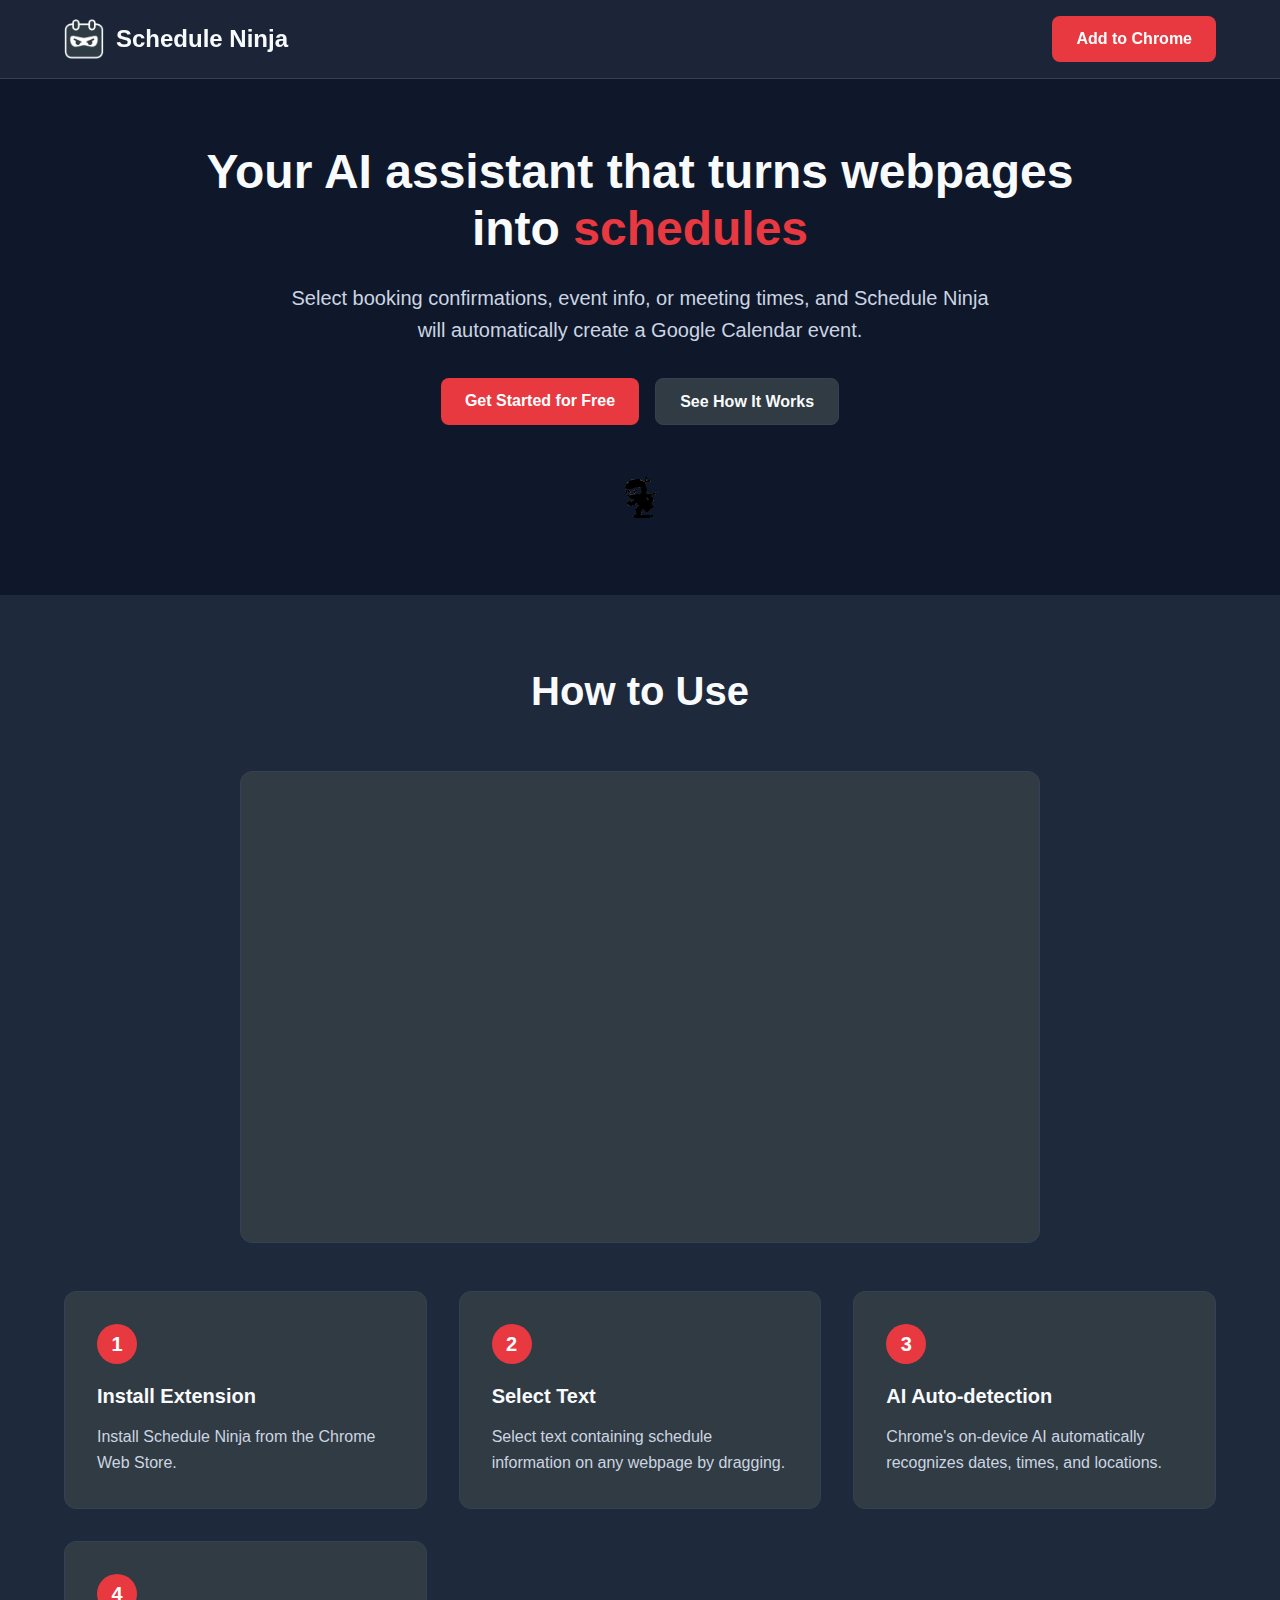
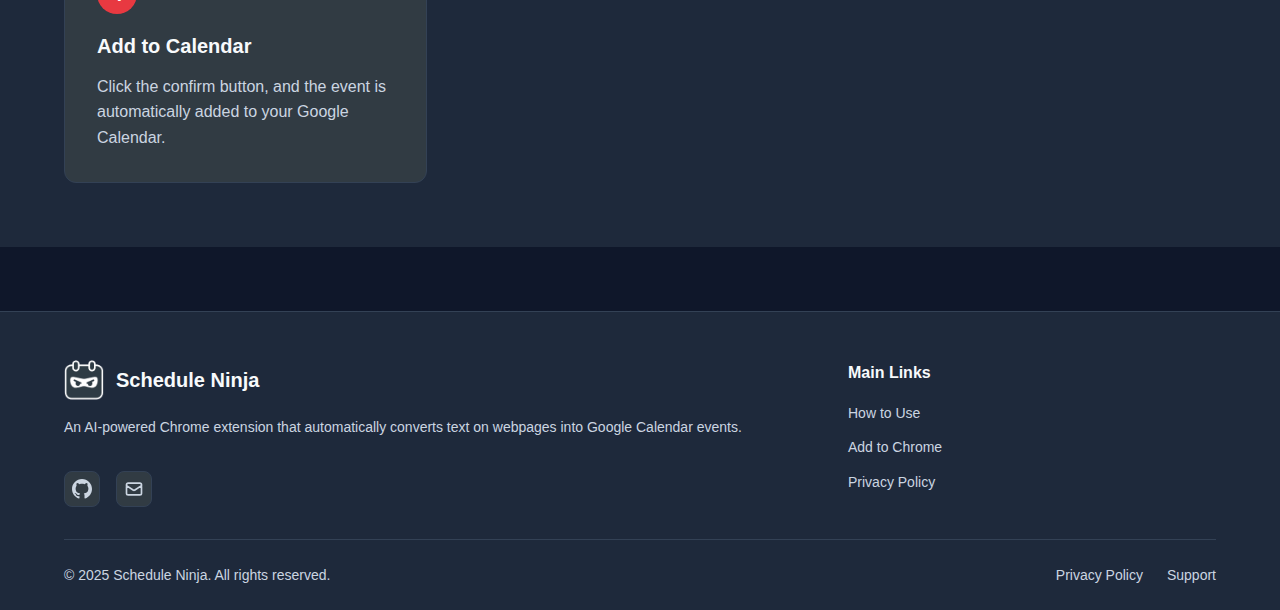
<file: docs/index.html>
<!DOCTYPE html>
<html lang="en">
<head>
    <meta charset="UTF-8">
    <meta name="viewport" content="width=device-width, initial-scale=1.0">
    <meta name="description" content="Schedule Ninja - An AI-powered Chrome extension that automatically converts text on webpages into Google Calendar events.">
    <title>Schedule Ninja - AI Schedule Management Chrome Extension</title>
    <link rel="icon" type="image/png" href="../icons/icon48.png">
    <style>
        * {
            margin: 0;
            padding: 0;
            box-sizing: border-box;
        }

        :root {
            --bg-primary: #0f172a;
            --bg-secondary: #1e293b;
            --bg-card: #313B43;
            --text-primary: #f8fafc;
            --text-secondary: #cbd5e1;
            --accent: #E83941;
            --accent-hover: #c72e35;
            --border: #334155;
        }

        body {
            font-family: -apple-system, BlinkMacSystemFont, 'Segoe UI', Roboto, 'Helvetica Neue', Arial, sans-serif;
            background-color: var(--bg-primary);
            color: var(--text-primary);
            line-height: 1.6;
        }

        .container {
            max-width: 1200px;
            margin: 0 auto;
            padding: 0 1.5rem;
        }

        /* Header */
        header {
            background-color: var(--bg-secondary);
            border-bottom: 1px solid var(--border);
            padding: 1rem 0;
            position: sticky;
            top: 0;
            z-index: 100;
            backdrop-filter: blur(10px);
            background-color: rgba(30, 41, 59, 0.8);
        }

        .header-content {
            display: flex;
            align-items: center;
            justify-content: space-between;
        }

        .logo {
            display: flex;
            align-items: center;
            gap: 0.75rem;
            text-decoration: none;
            color: var(--text-primary);
            transition: transform 0.2s ease, opacity 0.2s ease;
        }

        .logo:hover {
            transform: translateY(-2px);
            opacity: 0.9;
        }

        .logo img {
            width: 40px;
            height: 40px;
            transition: transform 0.3s ease;
        }

        .logo:hover img {
            transform: rotate(5deg) scale(1.05);
        }

        .logo-text {
            font-size: 1.5rem;
            font-weight: 700;
        }

        .cta-button {
            background-color: var(--accent);
            color: white;
            padding: 0.625rem 1.5rem;
            border-radius: 0.5rem;
            text-decoration: none;
            font-weight: 600;
            transition: all 0.2s ease;
            display: inline-block;
        }

        .cta-button:hover {
            background-color: var(--accent-hover);
            transform: translateY(-2px);
            box-shadow: 0 4px 12px rgba(232, 57, 65, 0.4);
        }

        .cta-button:active {
            transform: translateY(0);
        }

        /* Hero Section */
        .hero {
            padding: 4rem 0;
            text-align: center;
        }

        .hero h1 {
            font-size: 3rem;
            font-weight: 800;
            margin-bottom: 1.5rem;
            line-height: 1.2;
        }

        .hero .accent-text {
            color: var(--accent);
            display: inline-block;
            transition: transform 0.3s ease;
        }

        .hero h1:hover .accent-text {
            transform: scale(1.05);
        }

        .hero p {
            font-size: 1.25rem;
            color: var(--text-secondary);
            margin-bottom: 2rem;
            max-width: 700px;
            margin-left: auto;
            margin-right: auto;
        }

        .hero-buttons {
            display: flex;
            gap: 1rem;
            justify-content: center;
            flex-wrap: wrap;
        }

        .button-secondary {
            background-color: var(--bg-card);
            color: var(--text-primary);
            padding: 0.625rem 1.5rem;
            border-radius: 0.5rem;
            text-decoration: none;
            font-weight: 600;
            transition: all 0.2s ease;
            display: inline-block;
            border: 1px solid var(--border);
        }

        .button-secondary:hover {
            background-color: var(--bg-secondary);
            border-color: var(--accent);
            transform: translateY(-2px);
            box-shadow: 0 4px 12px rgba(0, 0, 0, 0.3);
        }

        .button-secondary:active {
            transform: translateY(0);
        }

        .hero-icon {
            max-width: 120px;
            margin-top: 3rem;
        }

        /* How to Use Section */
        .how-to-use {
            padding: 4rem 0;
            background-color: var(--bg-secondary);
        }

        .section-title {
            font-size: 2.5rem;
            font-weight: 700;
            text-align: center;
            margin-bottom: 3rem;
        }

        .steps {
            display: grid;
            grid-template-columns: repeat(auto-fit, minmax(280px, 1fr));
            gap: 2rem;
        }

        .step-card {
            background-color: var(--bg-card);
            padding: 2rem;
            border-radius: 0.75rem;
            border: 1px solid var(--border);
            transition: all 0.3s ease;
        }

        .step-card:hover {
            transform: translateY(-8px);
            box-shadow: 0 12px 24px rgba(0, 0, 0, 0.4);
            border-color: var(--accent);
        }

        .step-card:hover .step-number {
            transform: scale(1.1) rotate(5deg);
        }

        .step-number {
            background-color: var(--accent);
            color: white;
            width: 2.5rem;
            height: 2.5rem;
            border-radius: 50%;
            display: flex;
            align-items: center;
            justify-content: center;
            font-weight: 700;
            font-size: 1.25rem;
            margin-bottom: 1rem;
            transition: transform 0.3s ease;
        }

        .step-card h3 {
            font-size: 1.25rem;
            margin-bottom: 0.75rem;
        }

        .step-card p {
            color: var(--text-secondary);
        }

        .video-container {
            max-width: 800px;
            margin: 0 auto 3rem auto;
            background-color: var(--bg-card);
            border-radius: 0.75rem;
            padding: 1rem;
            border: 1px solid var(--border);
            transition: all 0.3s ease;
        }

        .video-container:hover {
            transform: translateY(-5px);
            box-shadow: 0 10px 30px rgba(0, 0, 0, 0.4);
            border-color: var(--accent);
        }

        .video-placeholder {
            aspect-ratio: 16 / 9;
            background-color: var(--bg-secondary);
            border-radius: 0.5rem;
            display: flex;
            align-items: center;
            justify-content: center;
            color: var(--text-secondary);
            cursor: pointer;
            transition: all 0.3s ease;
        }

        .video-placeholder:hover {
            background-color: var(--bg-primary);
            color: var(--text-primary);
        }

        /* Footer */
        footer {
            background-color: var(--bg-secondary);
            border-top: 1px solid var(--border);
            padding: 3rem 0 1.5rem;
            margin-top: 4rem;
        }

        .footer-content {
            display: grid;
            grid-template-columns: 2fr 1fr;
            gap: 3rem;
            margin-bottom: 2rem;
        }

        .footer-section h4 {
            font-size: 1rem;
            font-weight: 600;
            margin-bottom: 1rem;
            color: var(--text-primary);
        }

        .footer-brand {
            display: flex;
            flex-direction: column;
            gap: 1rem;
        }

        .footer-logo {
            display: flex;
            align-items: center;
            gap: 0.75rem;
            transition: transform 0.2s ease;
        }

        .footer-logo:hover {
            transform: translateX(5px);
        }

        .footer-logo img {
            width: 40px;
            height: 40px;
            transition: transform 0.3s ease;
        }

        .footer-logo:hover img {
            transform: rotate(10deg);
        }

        .footer-logo span {
            font-size: 1.25rem;
            font-weight: 700;
        }

        .footer-description {
            color: var(--text-secondary);
            font-size: 0.875rem;
            line-height: 1.6;
        }

        .footer-links-list {
            display: flex;
            flex-direction: column;
            gap: 0.75rem;
        }

        .footer-links-list a {
            color: var(--text-secondary);
            text-decoration: none;
            transition: all 0.2s ease;
            position: relative;
            display: inline-block;
            font-size: 0.875rem;
        }

        .footer-links-list a:hover {
            color: var(--accent);
            transform: translateX(5px);
        }

        .social-links {
            display: flex;
            gap: 1rem;
            margin-top: 1rem;
        }

        .social-icon {
            width: 36px;
            height: 36px;
            border-radius: 0.5rem;
            background-color: var(--bg-card);
            border: 1px solid var(--border);
            display: flex;
            align-items: center;
            justify-content: center;
            color: var(--text-secondary);
            text-decoration: none;
            transition: all 0.3s ease;
        }

        .social-icon:hover {
            background-color: var(--accent);
            border-color: var(--accent);
            color: white;
            transform: translateY(-3px);
            box-shadow: 0 4px 12px rgba(232, 57, 65, 0.4);
        }

        .social-icon svg {
            width: 20px;
            height: 20px;
        }

        .footer-bottom {
            border-top: 1px solid var(--border);
            padding-top: 1.5rem;
            display: flex;
            justify-content: space-between;
            align-items: center;
            flex-wrap: wrap;
            gap: 1rem;
        }

        .copyright {
            color: var(--text-secondary);
            font-size: 0.875rem;
        }

        .footer-bottom-links {
            display: flex;
            gap: 1.5rem;
        }

        .footer-bottom-links a {
            color: var(--text-secondary);
            text-decoration: none;
            font-size: 0.875rem;
            transition: all 0.2s ease;
            position: relative;
        }

        .footer-bottom-links a:hover {
            color: var(--text-primary);
        }

        .footer-bottom-links a::after {
            content: '';
            position: absolute;
            width: 0;
            height: 1px;
            bottom: -2px;
            left: 0;
            background-color: var(--accent);
            transition: width 0.3s ease;
        }

        .footer-bottom-links a:hover::after {
            width: 100%;
        }

        /* Responsive */
        @media (max-width: 768px) {
            .hero h1 {
                font-size: 2rem;
            }

            .hero p {
                font-size: 1rem;
            }

            .section-title {
                font-size: 2rem;
            }

            .footer-content {
                grid-template-columns: 1fr;
                gap: 2rem;
            }

            .footer-bottom {
                flex-direction: column;
                text-align: center;
            }
        }

        /* Smooth scroll */
        html {
            scroll-behavior: smooth;
        }
    </style>
</head>
<body>
    <!-- Header -->
    <header>
        <div class="container">
            <div class="header-content">
                <a href="#" class="logo">
                    <img src="../icons/icon48.png" alt="Schedule Ninja Icon">
                    <span class="logo-text">Schedule Ninja</span>
                </a>
                <a href="#" class="cta-button">
                    Add to Chrome
                </a>
            </div>
        </div>
    </header>

    <!-- Hero Section -->
    <section class="hero">
        <div class="container">
            <h1>
                Your AI assistant that turns webpages<br>into <span class="accent-text">schedules</span>
            </h1>
            <p>
                Select booking confirmations, event info, or meeting times, and Schedule Ninja will automatically create a Google Calendar event.
            </p>
            <div class="hero-buttons">
                <a href="#" class="cta-button">
                    Get Started for Free
                </a>
                <a href="#how-to-use" class="button-secondary">
                    See How It Works
                </a>
            </div>
            <img src="../assets/running-ninja.gif" alt="Schedule Ninja Animation" class="hero-icon">
        </div>
    </section>

    <!-- How to Use Section -->
    <section id="how-to-use" class="how-to-use">
        <div class="container">
            <h2 class="section-title">How to Use</h2>
            <div class="video-container">
                <iframe style="aspect-ratio: 16 / 9; width: 100%; border-radius: 0.5rem; border: 0;" src="https://www.youtube.com/embed?playlist=s1t6JwwL4ok,tIht4g4T4SU&autoplay=1&mute=1&loop=1" title="Schedule Ninja Demo Video" allow="accelerometer; autoplay; clipboard-write; encrypted-media; gyroscope; picture-in-picture; web-share" allowfullscreen></iframe>
            </div>
            <div class="steps">
                <div class="step-card">
                    <div class="step-number">1</div>
                    <h3>Install Extension</h3>
                    <p>Install Schedule Ninja from the Chrome Web Store.</p>
                </div>
                <div class="step-card">
                    <div class="step-number">2</div>
                    <h3>Select Text</h3>
                    <p>Select text containing schedule information on any webpage by dragging.</p>
                </div>
                <div class="step-card">
                    <div class="step-number">3</div>
                    <h3>AI Auto-detection</h3>
                    <p>Chrome's on-device AI automatically recognizes dates, times, and locations.</p>
                </div>
                <div class="step-card">
                    <div class="step-number">4</div>
                    <h3>Add to Calendar</h3>
                    <p>Click the confirm button, and the event is automatically added to your Google Calendar.</p>
                </div>
            </div>
        </div>
    </section>

    <!-- Footer -->
    <footer>
        <div class="container">
            <div class="footer-content">
                <div class="footer-section footer-brand">
                    <div class="footer-logo">
                        <img src="../icons/icon48.png" alt="Schedule Ninja">
                        <span>Schedule Ninja</span>
                    </div>
                    <p class="footer-description">
                        An AI-powered Chrome extension that automatically converts text on webpages into Google Calendar events.
                    </p>
                    <div class="social-links">
                        <a href="https://github.com/yesinkim/Schedule-Ninja" target="_blank" class="social-icon" aria-label="GitHub">
                            <svg fill="currentColor" viewBox="0 0 24 24">
                                <path d="M12 0c-6.626 0-12 5.373-12 12 0 5.302 3.438 9.8 8.207 11.387.599.111.793-.261.793-.577v-2.234c-3.338.726-4.033-1.416-4.033-1.416-.546-1.387-1.333-1.756-1.333-1.756-1.089-.745.083-.729.083-.729 1.205.084 1.839 1.237 1.839 1.237 1.07 1.834 2.807 1.304 3.492.997.107-.775.418-1.305.762-1.604-2.665-.305-5.467-1.334-5.467-5.931 0-1.311.469-2.381 1.236-3.221-.124-.303-.535-1.524.117-3.176 0 0 1.008-.322 3.301 1.23.957-.266 1.983-.399 3.003-.404 1.02.005 2.047.138 3.006.404 2.291-1.552 3.297-1.23 3.297-1.23.653 1.653.242 2.874.118 3.176.77.84 1.235 1.911 1.235 3.221 0 4.609-2.807 5.624-5.479 5.921.43.372.823 1.102.823 2.222v3.293c0 .319.192.694.801.576 4.765-1.589 8.199-6.086 8.199-11.386 0-6.627-5.373-12-12-12z"/>
                            </svg>
                        </a>
                        <a href="mailto:bailando.ys@gmail.com" class="social-icon" aria-label="Email">
                            <svg fill="none" stroke="currentColor" viewBox="0 0 24 24">
                                <path stroke-linecap="round" stroke-linejoin="round" stroke-width="2" d="M3 8l7.89 5.26a2 2 0 002.22 0L21 8M5 19h14a2 2 0 002-2V7a2 2 0 00-2-2H5a2 2 0 00-2 2v10a2 2 0 002 2z"/>
                            </svg>
                        </a>
                    </div>
                </div>

                <div class="footer-section">
                    <h4>Main Links</h4>
                    <div class="footer-links-list">
                        <a href="#how-to-use">How to Use</a>
                        <a href="#">Add to Chrome</a>
                        <a href="privacy-policy.html">Privacy Policy</a>
                    </div>
                </div>
            </div>

            <div class="footer-bottom">
                <p class="copyright">
                    © 2025 Schedule Ninja. All rights reserved.
                </p>
                <div class="footer-bottom-links">
                    <a href="privacy-policy.html">Privacy Policy</a>
                    <a href="mailto:bailando.ys@gmail.com">Support</a>
                </div>
            </div>
        </div>
    </footer>
</body>
</html>
</file>
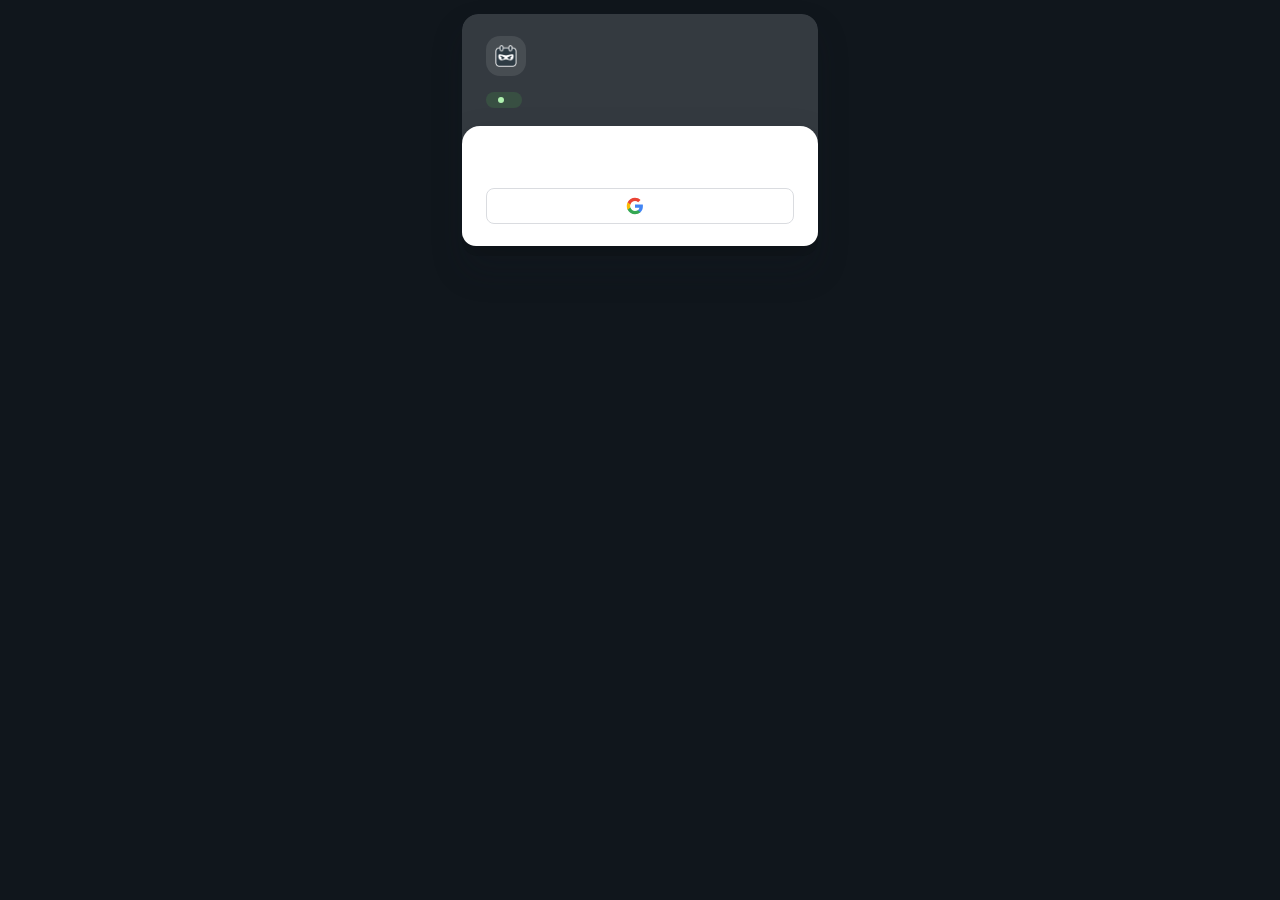
<file: popup.html>
<!DOCTYPE html>
<html>
<head>
  <title>Schedule Ninja</title>
  <meta charset="UTF-8">
  <meta name="viewport" content="width=device-width, initial-scale=1.0">
  <link href="https://fonts.googleapis.com/css2?family=Inter:wght@300;400;500;600;700&display=swap" rel="stylesheet">
  <style>
    :root {
      --color-background: #313B43;
      --color-header: #343A40;
      --color-surface: #F8F9FA;
      --color-text: #2C3E50;
      --color-text-muted: #61707C;
      --color-accent: #E83941;
      --color-success: #4CAF50;
      --radius-card: 16px;
      --radius-control: 12px;
    }

    * {
      font-family: 'Inter', -apple-system, BlinkMacSystemFont, 'Segoe UI', Roboto, sans-serif;
      box-sizing: border-box;
    }
    
    body {
      background: #10161c;
      margin: 0;
      padding: 14px 16px 6px;
      display: flex;
      justify-content: center;
      color: var(--color-text);
    }
    
    .container {
      width: 356px;
      display: flex;
      flex-direction: column;
      gap: 10px;
    }

    .main-card {
      flex: 1;
      display: flex;
      flex-direction: column;
      background: transparent;
      border-radius: 16px;
      border: none;
      box-shadow: 0 16px 32px rgba(19, 27, 35, 0.2);
      overflow: hidden;
    }

    .login-section {
      display: block;
    }

    .settings-section {
      display: none;
    }

    .header {
      background: var(--color-header);
      color: #f5f6f8;
      padding: 22px 24px 36px;
      border-radius: 16px 16px 0 0;
      display: flex;
      flex-direction: column;
      gap: 12px;
    }

    .logo {
      display: flex;
      align-items: center;
      gap: 16px;
    }

    .logo-mark {
      width: 40px;
      height: 40px;
      border-radius: 14px;
      background: rgba(245, 246, 248, 0.1);
      display: flex;
      align-items: center;
      justify-content: center;
    }

    .logo-mark img {
      width: 22px;
      height: 22px;
      object-fit: contain;
    }

    .logo-text {
      display: flex;
      flex-direction: column;
      align-items: flex-start;
      gap: 4px;
    }

    .logo-title {
      font-size: 18px;
      font-weight: 700;
      letter-spacing: -0.01em;
    }

    .logo-caption {
      font-size: 10px;
      text-transform: uppercase;
      letter-spacing: 0.18em;
      color: rgba(245, 246, 248, 0.6);
    }

    .subtitle {
      font-weight: 400;
      font-size: 12px;
      line-height: 1.6;
      color: rgba(245, 246, 248, 0.8);
      max-width: 320px;
      margin-top: 6px;
    }

    .status-badge {
      display: inline-flex;
      align-items: center;
      gap: 6px;
      background: rgba(76, 175, 80, 0.18);
      color: #f5fdf5;
      padding: 5px 12px;
      border-radius: 16px;
      font-size: 11px;
      font-weight: 600;
      align-self: flex-start;
      margin-top: 10px;
    }

    .status-dot {
      width: 6px;
      height: 6px;
      border-radius: 50%;
      background: #aff1af;
      animation: pulse 2s infinite;
    }

    @keyframes pulse {
      0% { opacity: 1; transform: scale(1); }
      50% { opacity: 0.6; transform: scale(1.1); }
      100% { opacity: 1; transform: scale(1); }
    }

    .content-area {
      flex: 1;
      padding: 20px 22px 22px;
      display: flex;
      flex-direction: column;
      gap: 18px;
      background: #ffffff;
      border-radius: 18px 18px 14px 14px;
      border: none;
      box-shadow: 0 16px 36px rgba(0, 0, 0, 0.18);
      margin: -18px 0 10px;
    }

    .login-section .content-area {
      gap: 12px;
      align-items: stretch;
      padding: 20px 24px 22px;
    }

    .settings-section .content-area {
      padding: 20px 20px 20px;
      gap: 16px;
    }

    .login-actions {
      display: flex;
      flex-direction: column;
      gap: 10px;
      width: 100%;
    }

    .google-btn {
      background: white;
      border: 1px solid #dadce0;
      border-radius: 8px;
      padding: 8px 14px;
      color: #3c4043;
      font-weight: 500;
      font-size: 13px;
      cursor: pointer;
      transition: background 0.2s ease;
      display: flex;
      align-items: center;
      justify-content: center;
      gap: 10px;
      width: 100%;
      font-family: 'Google Sans', 'Inter', sans-serif;
    }

    .google-btn:active {
      background: #f8f9fa;
      box-shadow: 0 1px 2px rgba(0, 0, 0, 0.1);
    }

    .google-btn.is-loading {
      opacity: 0.7;
      cursor: not-allowed;
    }

    .settings-group {
      padding: 0 16px;
      display: flex;
      flex-direction: column;
      gap: 0;
    }

    .settings-title {
      font-size: 15px;
      font-weight: 600;
      color: var(--color-text);
      margin-bottom: 12px;
      display: flex;
      align-items: center;
      gap: 6px;
    }

    .setting-item {
      display: flex;
      align-items: center;
      justify-content: space-between;
      padding: 10px 0;
      border-bottom: 1px solid rgba(0, 0, 0, 0.04);
    }

    .setting-item:last-child {
      border-bottom: none;
    }

    .setting-info {
      flex: 1;
      margin-right: 14px;
    }
    
    .setting-label {
      font-weight: 600;
      color: var(--color-text);
      font-size: 13px;
      margin-bottom: 3px;
      line-height: 1.3;
    }
    
    .setting-description {
      font-size: 11px;
      color: var(--color-text-muted);
      line-height: 1.4;
      word-wrap: break-word;
    }
    
    .toggle-container {
      display: flex;
      align-items: center;
      gap: 8px;
    }
    
    .toggle-label {
      font-size: 11px;
      font-weight: 500;
      color: var(--color-text-muted);
      min-width: 32px;
      text-align: right;
    }
    
    .toggle-switch {
      position: relative;
      width: 40px;
      height: 22px;
      background: #e0e0e0;
      border-radius: 11px;
      cursor: pointer;
      transition: all 0.3s cubic-bezier(0.4, 0, 0.2, 1);
      border: 2px solid transparent;
    }

    .toggle-switch.active {
      background: linear-gradient(135deg, var(--color-accent) 0%, #d32f2f 100%);
      border-color: rgba(232, 57, 65, 0.2);
    }

    .toggle-slider {
      position: absolute;
      top: 2px;
      left: 2px;
      width: 14px;
      height: 14px;
      background: white;
      border-radius: 50%;
      transition: all 0.3s cubic-bezier(0.4, 0, 0.2, 1);
      box-shadow: 0 2px 6px rgba(0, 0, 0, 0.15);
    }

    .toggle-switch.active .toggle-slider {
      transform: translateX(18px);
    }
    
    .select-container {
      display: flex;
      align-items: center;
      gap: 8px;
    }
    
    .language-select,
    .timezone-select {
      background: rgba(255, 255, 255, 0.9);
      border: 1px solid rgba(0, 0, 0, 0.1);
      border-radius: 8px;
      padding: 6px 10px;
      font-size: 12px;
      font-weight: 500;
      color: var(--color-text);
      cursor: pointer;
      transition: all 0.3s ease;
      min-width: 130px;
      appearance: none;
      background-image: url("data:image/svg+xml;charset=UTF-8,%3csvg xmlns='http://www.w3.org/2000/svg' viewBox='0 0 24 24' fill='none' stroke='%232c3e50' stroke-width='2' stroke-linecap='round' stroke-linejoin='round'%3e%3cpolyline points='6,9 12,15 18,9'%3e%3c/polyline%3e%3c/svg%3e");
      background-repeat: no-repeat;
      background-position: right 6px center;
      background-size: 14px;
      padding-right: 26px;
    }
    
    .language-select:hover,
    .timezone-select:hover {
      border-color: rgba(232, 57, 65, 0.3);
      box-shadow: 0 2px 8px rgba(232, 57, 65, 0.1);
    }
    
    .language-select:focus,
    .timezone-select:focus {
      outline: none;
      border-color: var(--color-accent);
      box-shadow: 0 0 0 3px rgba(232, 57, 65, 0.1);
    }
    
    .disconnect-btn {
      background: linear-gradient(135deg, #ff6b6b 0%, #ee5a52 100%);
      border: none;
      border-radius: 10px;
      padding: 5px 12px;
      color: white;
      font-weight: 500;
      font-size: 12px;
      cursor: pointer;
      transition: all 0.3s cubic-bezier(0.4, 0, 0.2, 1);
      box-shadow: 0 3px 12px rgba(255, 107, 107, 0.25);
    }
    
    .disconnect-btn:hover {
      transform: translateY(-1px);
      box-shadow: 0 6px 20px rgba(255, 107, 107, 0.35);
    }

    .guide-section {
      padding: 16px;
      background: var(--color-surface);
      border-radius: 14px;
      border: 1px solid rgba(44, 62, 80, 0.04);
      box-shadow: 0 8px 18px rgba(19, 27, 35, 0.07);
      display: flex;
      flex-direction: column;
      gap: 12px;
    }

    .guide-title {
      font-size: 15px;
      font-weight: 600;
      color: var(--color-text);
      margin: 0;
      display: flex;
      align-items: center;
      gap: 6px;
    }
    
    .guide-steps {
      list-style: none;
      padding: 0;
      margin: 0;
      display: flex;
      flex-direction: column;
      gap: 8px;
    }

    .guide-step {
      display: flex;
      align-items: flex-start;
      gap: 12px;
      padding-bottom: 8px;
      border-bottom: 1px solid rgba(44, 62, 80, 0.08);
    }

    .guide-step:last-child {
      border-bottom: none;
    }
    
    .step-number {
      background: rgba(232, 57, 65, 0.16);
      color: var(--color-accent);
      width: 24px;
      height: 24px;
      border-radius: 9px;
      display: flex;
      align-items: center;
      justify-content: center;
      font-size: 11px;
      font-weight: 600;
      flex-shrink: 0;
    }

    .step-text {
      color: var(--color-text);
      font-size: 12px;
      line-height: 1.5;
    }

    .notification {
      position: fixed;
      top: 20px;
      right: 20px;
      z-index: 9999;
      max-width: 300px;
      border-radius: 12px;
      padding: 16px;
      box-shadow: 0 8px 32px rgba(0, 0, 0, 0.15);
      backdrop-filter: blur(20px);
      animation: slideIn 0.3s ease-out;
    }

    @keyframes slideIn {
      from {
        transform: translateX(100%);
        opacity: 0;
      }
      to {
        transform: translateX(0);
        opacity: 1;
      }
    }

    .notification.is-success { background: rgba(76, 175, 80, 0.9); color: white; }
    .notification.is-danger { background: rgba(244, 67, 54, 0.9); color: white; }
    .notification.is-info { background: rgba(33, 150, 243, 0.9); color: white; }
  </style>
</head>
<body>
  <div class="container">
    <div class="main-card">
      <!-- 로그인 섹션 -->
      <div id="loginSection" class="login-section">
        <div class="header">
          <div class="header-content">
            <div class="logo">
              <div class="logo-mark">
                <img src="icons/icon48.png" alt="" data-i18n-attr="alt" data-i18n="appName">
              </div>
              <div class="logo-text">
                <span class="logo-title" data-i18n="appName"></span>
                <span class="logo-caption" data-i18n="logoCaption"></span>
              </div>
            </div>
            <div class="subtitle" data-i18n="popupSubtitle"></div>
            <div class="status-badge">
              <span class="status-dot"></span>
              <span data-i18n="statusDisconnected"></span>
            </div>
          </div>
        </div>

        <div class="content-area">
          <div class="login-actions">
            <p class="login-description" data-i18n="popupIntro"></p>
            <button id="googleLoginBtn" class="google-btn">
              <svg width="18" height="18" viewBox="0 0 24 24">
                <path fill="#4285F4" d="M22.56 12.25c0-.78-.07-1.53-.2-2.25H12v4.26h5.92c-.26 1.37-1.04 2.53-2.21 3.31v2.77h3.57c2.08-1.92 3.28-4.74 3.28-8.09z"/>
                <path fill="#34A853" d="M12 23c2.97 0 5.46-.98 7.28-2.66l-3.57-2.77c-.98.66-2.23 1.06-3.71 1.06-2.86 0-5.29-1.93-6.16-4.53H2.18v2.84C3.99 20.53 7.7 23 12 23z"/>
                <path fill="#FBBC05" d="M5.84 14.09c-.22-.66-.35-1.36-.35-2.09s.13-1.43.35-2.09V7.07H2.18C1.43 8.55 1 10.22 1 12s.43 3.45 1.18 4.93l2.85-2.22.81-.62z"/>
                <path fill="#EA4335" d="M12 5.38c1.62 0 3.06.56 4.21 1.64l3.15-3.15C17.45 2.09 14.97 1 12 1 7.7 1 3.99 3.47 2.18 7.07l3.66 2.84c.87-2.6 3.3-4.53 6.16-4.53z"/>
              </svg>
              <span data-i18n="signInWithGoogle"></span>
            </button>
          </div>
        </div>
      </div>

      <!-- 설정 섹션 -->
      <div id="settingsSection" class="settings-section">
        <div class="header">
          <div class="header-content">
            <div class="logo">
              <div class="logo-mark">
                <img src="icons/icon48.png" alt="" data-i18n-attr="alt" data-i18n="appName">
              </div>
              <div class="logo-text">
                <span class="logo-title" data-i18n="appName"></span>
                <span class="logo-caption" data-i18n="logoCaption"></span>
              </div>
            </div>
            <div class="subtitle" data-i18n="settingsSubtitle"></div>
            <div class="status-badge">
              <span class="status-dot"></span>
              <span data-i18n="statusConnected"></span>
            </div>
          </div>
        </div>

        <div class="content-area">
            <div class="settings-group">
              <div class="settings-title">
                <span>⚙️</span>
                <span data-i18n="settingsTitle"></span>
              </div>
              
              <!-- 테마 설정 -->
              <div class="setting-item">
                <div class="setting-info">
                  <div class="setting-label" data-i18n="settingDarkModeLabel"></div>
                  <div class="setting-description" data-i18n="settingDarkModeDescription"></div>
                </div>
                <div class="toggle-container">
                  <span id="themeLabel" class="toggle-label" data-i18n="toggleOff"></span>
                  <div id="themeToggle" class="toggle-switch">
                    <div class="toggle-slider"></div>
                  </div>
                </div>
              </div>

              <!-- 언어 설정 -->
              <div class="setting-item">
                <div class="setting-info">
                  <div class="setting-label" data-i18n="settingLanguageLabel"></div>
                  <div class="setting-description" data-i18n="settingLanguageDescription"></div>
                </div>
                <div class="select-container">
                  <select id="languageSelect" class="language-select">
                    <option value="ko" data-i18n="languageOptionKo"></option>
                    <option value="en" data-i18n="languageOptionEn"></option>
                  </select>
                </div>
              </div>

              <!-- 시간대 설정 -->
              <div class="setting-item">
                <div class="setting-info">
                  <div class="setting-label" data-i18n="settingTimezoneLabel"></div>
                  <div class="setting-description" data-i18n="settingTimezoneDescription"></div>
                </div>
                <div class="select-container">
                  <select id="timezoneSelect" class="timezone-select">
                    <option value="Asia/Seoul" data-i18n="timezoneOptionAsiaSeoul"></option>
                    <option value="America/New_York" data-i18n="timezoneOptionAmericaNewYork"></option>
                    <option value="America/Los_Angeles" data-i18n="timezoneOptionAmericaLosAngeles"></option>
                    <option value="Europe/London" data-i18n="timezoneOptionEuropeLondon"></option>
                    <option value="Asia/Tokyo" data-i18n="timezoneOptionAsiaTokyo"></option>
                  </select>
                </div>
              </div>

              <!-- 출처 정보 설정 -->
              <div class="setting-item">
                <div class="setting-info">
                  <div class="setting-label" data-i18n="settingSourceLabel"></div>
                  <div class="setting-description" data-i18n="settingSourceDescription"></div>
                </div>
                <div class="toggle-container">
                  <span id="sourceLabel" class="toggle-label" data-i18n="toggleOff"></span>
                  <div id="sourceToggle" class="toggle-switch">
                    <div class="toggle-slider"></div>
                  </div>
                </div>
              </div>

              <!-- 자동 감지 설정 -->
              <div class="setting-item">
                <div class="setting-info">
                  <div class="setting-label" data-i18n="settingAutoDetectLabel"></div>
                  <div class="setting-description" data-i18n="settingAutoDetectDescription"></div>
                </div>
                <div class="toggle-container">
                  <span id="autoDetectLabel" class="toggle-label" data-i18n="toggleOff"></span>
                  <div id="autoDetectToggle" class="toggle-switch">
                    <div class="toggle-slider"></div>
                  </div>
                </div>
              </div>

              <!-- 연결 해제 -->
              <div class="setting-item">
                <div class="setting-info">
                  <div class="setting-label" data-i18n="settingDisconnectLabel"></div>
                  <div class="setting-description" data-i18n="settingDisconnectDescription"></div>
                </div>
                <button id="disconnectBtn" class="disconnect-btn">
                  <span data-i18n="disconnectButtonText"></span>
                </button>
              </div>
            </div>

            <!-- 사용법 안내 -->
            <div class="guide-section">
            <div class="guide-title">
              <span>📖</span>
              <span data-i18n="guideTitle"></span>
            </div>
              <ol class="guide-steps">
                <li class="guide-step">
                  <div class="step-number">1</div>
                  <div class="step-text" data-i18n="guideStep1"></div>
                </li>
                <li class="guide-step">
                  <div class="step-number">2</div>
                  <div class="step-text" data-i18n="guideStep2"></div>
                </li>
                <li class="guide-step">
                  <div class="step-number">3</div>
                  <div class="step-text" data-i18n="guideStep3"></div>
                </li>
                <li class="guide-step">
                  <div class="step-number">4</div>
                  <div class="step-text" data-i18n="guideStep4"></div>
                </li>
                <li class="guide-step">
                  <div class="step-number">✨</div>
                  <div class="step-text" data-i18n="guideStep5"></div>
                </li>
              </ol>
            </div>
        </div>
      </div>
    </div>
  </div>
  <script src="popup.js"></script>
</body>
</html>
</file>
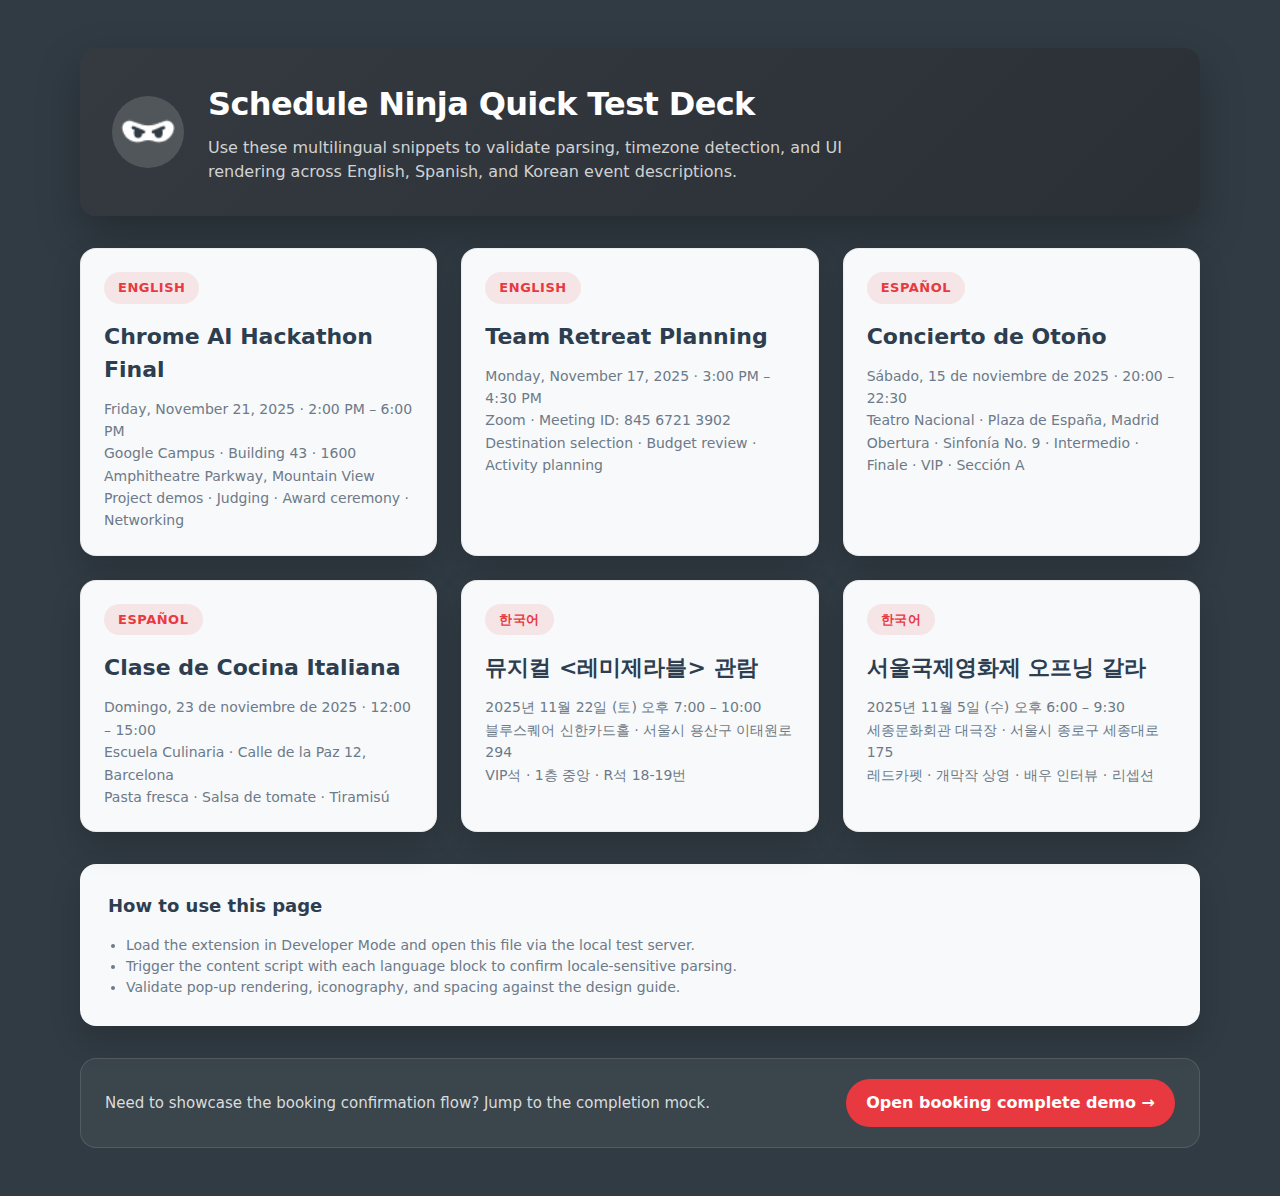
<file: quick-test.html>
<!DOCTYPE html>
<html lang="en">
<head>
  <meta charset="UTF-8">
  <meta name="viewport" content="width=device-width, initial-scale=1.0">
  <title>Schedule Ninja Quick Test</title>
  <style>
    :root {
      --bg: #313B43;
      --header: #343A40;
      --card: #F8F9FA;
      --text: #2C3E50;
      --muted: #6C7A89;
      --accent: #E83941;
      --radius-lg: 16px;
      --radius-sm: 12px;
    }

    * {
      box-sizing: border-box;
    }

    body {
      margin: 0;
      font-family: "Inter", "Segoe UI", system-ui, -apple-system, sans-serif;
      background-color: var(--bg);
      color: var(--text);
      line-height: 1.5;
      display: flex;
      justify-content: center;
      padding: 48px 16px;
    }

    .page {
      width: min(1120px, 100%);
      display: grid;
      gap: 32px;
    }

    .hero {
      display: grid;
      grid-template-columns: auto 1fr;
      align-items: center;
      gap: 24px;
      background: linear-gradient(135deg, var(--header), #2A3035);
      color: white;
      padding: 32px;
      border-radius: var(--radius-lg);
      box-shadow: 0 18px 44px rgba(0, 0, 0, 0.25);
    }

    .hero-icon {
      width: 72px;
      height: 72px;
      border-radius: 50%;
      background: rgba(255, 255, 255, 0.15);
      display: grid;
      place-items: center;
      padding: 8px;
      backdrop-filter: blur(10px);
    }

    .hero h1 {
      margin: 0 0 8px;
      font-size: 32px;
      letter-spacing: -0.02em;
    }

    .hero p {
      margin: 0;
      color: rgba(255, 255, 255, 0.78);
      max-width: 640px;
    }

    .language-grid {
      display: grid;
      gap: 24px;
      grid-template-columns: repeat(auto-fit, minmax(280px, 1fr));
    }

    .lang-card {
      background: var(--card);
      border-radius: var(--radius-lg);
      padding: 24px;
      box-shadow: 0 14px 32px rgba(0, 0, 0, 0.16);
      position: relative;
      overflow: hidden;
    }

    .lang-card::after {
      content: "";
      position: absolute;
      inset: 0;
      pointer-events: none;
      border-radius: inherit;
      border: 1px solid rgba(25, 33, 40, 0.06);
    }

    .lang-label {
      display: inline-flex;
      align-items: center;
      gap: 8px;
      background: rgba(232, 57, 65, 0.1);
      color: var(--accent);
      padding: 6px 14px;
      border-radius: 999px;
      font-size: 13px;
      font-weight: 600;
      text-transform: uppercase;
      letter-spacing: 0.04em;
    }

    .lang-card h2 {
      margin: 16px 0 12px;
      font-size: 22px;
    }

    .lang-card p.description {
      margin: 0;
      color: var(--muted);
      font-size: 14px;
      line-height: 1.6;
    }

    .notes-section {
      background: var(--card);
      border-radius: var(--radius-lg);
      padding: 28px;
      box-shadow: 0 14px 32px rgba(0, 0, 0, 0.16);
      display: grid;
      gap: 16px;
    }

    .notes-section h3 {
      margin: 0;
      font-size: 18px;
    }

    .notes-section ul {
      margin: 0;
      padding-left: 18px;
      color: var(--muted);
      font-size: 14px;
    }

    .cta-row {
      display: flex;
      flex-wrap: wrap;
      gap: 12px;
      align-items: center;
      justify-content: space-between;
      background: rgba(255, 255, 255, 0.05);
      border-radius: var(--radius-lg);
      padding: 20px 24px;
      border: 1px solid rgba(255, 255, 255, 0.12);
    }

    .cta-row p {
      margin: 0;
      color: rgba(255, 255, 255, 0.82);
      font-size: 15px;
    }

    .cta-row a {
      display: inline-flex;
      align-items: center;
      gap: 10px;
      background: var(--accent);
      color: white;
      padding: 12px 20px;
      border-radius: 999px;
      text-decoration: none;
      font-weight: 600;
      transition: transform 0.18s ease, box-shadow 0.18s ease;
    }

    .cta-row a:hover {
      transform: translateY(-2px);
      box-shadow: 0 12px 24px rgba(232, 57, 65, 0.35);
    }

    @media (max-width: 640px) {
      body {
        padding-top: 32px;
      }

      .hero {
        grid-template-columns: 1fr;
        text-align: center;
      }

      .hero-icon {
        margin: 0 auto;
        width: 64px;
        height: 64px;
      }

      .cta-row {
        flex-direction: column;
        align-items: stretch;
      }

      .cta-row a {
        justify-content: center;
      }
    }
  </style>
</head>
<body>
  <main class="page">
    <header class="hero">
      <div class="hero-icon" aria-hidden="true">
        <img src="assets/ninja_eyes.png" alt="Schedule Ninja" style="width: 100%; height: 100%; object-fit: contain;">
      </div>
      <div>
        <h1>Schedule Ninja Quick Test Deck</h1>
        <p>Use these multilingual snippets to validate parsing, timezone detection, and UI rendering across English, Spanish, and Korean event descriptions.</p>
      </div>
    </header>

    <section class="language-grid" aria-label="Event descriptions in three languages">
      <article class="lang-card" lang="en">
        <span class="lang-label">English</span>
        <h2>Chrome AI Hackathon Final</h2>
        <p class="description">Friday, November 21, 2025 · 2:00 PM – 6:00 PM<br>
        Google Campus · Building 43 · 1600 Amphitheatre Parkway, Mountain View<br>
        Project demos · Judging · Award ceremony · Networking</p>
      </article>

      <article class="lang-card" lang="en">
        <span class="lang-label">English</span>
        <h2>Team Retreat Planning</h2>
        <p class="description">Monday, November 17, 2025 · 3:00 PM – 4:30 PM<br>
        Zoom · Meeting ID: 845 6721 3902<br>
        Destination selection · Budget review · Activity planning</p>
      </article>

      <article class="lang-card" lang="es">
        <span class="lang-label">Español</span>
        <h2>Concierto de Otoño</h2>
        <p class="description">Sábado, 15 de noviembre de 2025 · 20:00 – 22:30<br>
        Teatro Nacional · Plaza de España, Madrid<br>
        Obertura · Sinfonía No. 9 · Intermedio · Finale · VIP · Sección A</p>
      </article>

      <article class="lang-card" lang="es">
        <span class="lang-label">Español</span>
        <h2>Clase de Cocina Italiana</h2>
        <p class="description">Domingo, 23 de noviembre de 2025 · 12:00 – 15:00<br>
        Escuela Culinaria · Calle de la Paz 12, Barcelona<br>
        Pasta fresca · Salsa de tomate · Tiramisú</p>
      </article>

      <article class="lang-card" lang="ko">
        <span class="lang-label">한국어</span>
        <h2>뮤지컬 &lt;레미제라블&gt; 관람</h2>
        <p class="description">2025년 11월 22일 (토) 오후 7:00 – 10:00<br>
        블루스퀘어 신한카드홀 · 서울시 용산구 이태원로 294<br>
        VIP석 · 1층 중앙 · R석 18-19번</p>
      </article>

      <article class="lang-card" lang="ko">
        <span class="lang-label">한국어</span>
        <h2>서울국제영화제 오프닝 갈라</h2>
        <p class="description">2025년 11월 5일 (수) 오후 6:00 – 9:30<br>
        세종문화회관 대극장 · 서울시 종로구 세종대로 175<br>
        레드카펫 · 개막작 상영 · 배우 인터뷰 · 리셉션</p>
      </article>
    </section>

    <section class="notes-section">
      <h3>How to use this page</h3>
      <ul>
        <li>Load the extension in Developer Mode and open this file via the local test server.</li>
        <li>Trigger the content script with each language block to confirm locale-sensitive parsing.</li>
        <li>Validate pop-up rendering, iconography, and spacing against the design guide.</li>
      </ul>
    </section>

    <footer class="cta-row">
      <p>Need to showcase the booking confirmation flow? Jump to the completion mock.</p>
      <a href="booking-complete-demo.html">Open booking complete demo →</a>
    </footer>
  </main>
</body>
</html>
</file>
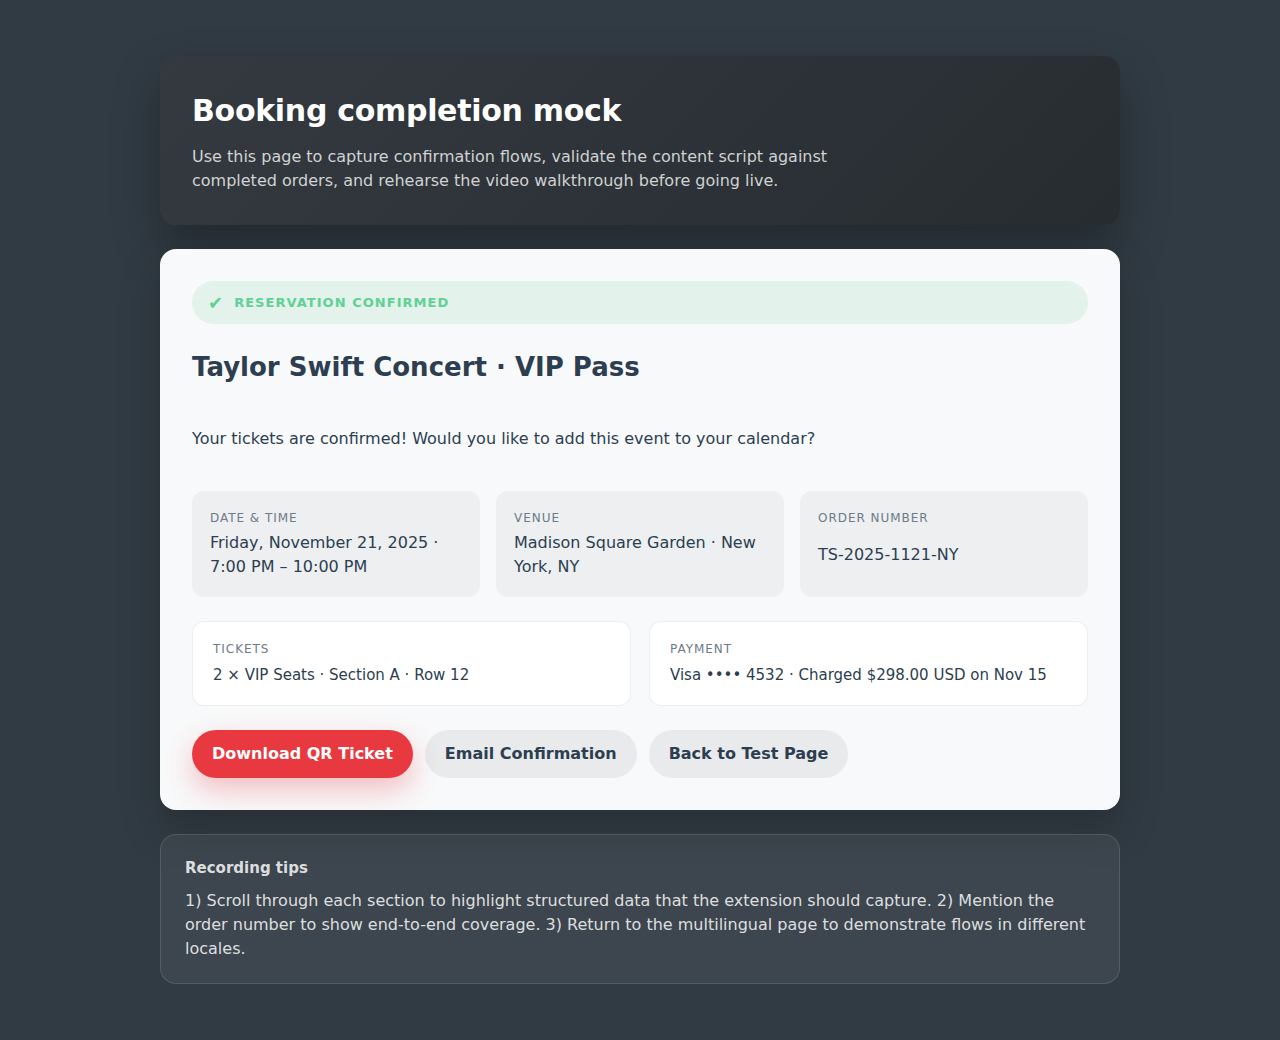
<file: tests/booking-complete-demo.html>
<!DOCTYPE html>
<html lang="en">
<head>
  <meta charset="UTF-8">
  <meta name="viewport" content="width=device-width, initial-scale=1.0">
  <title>Schedule Ninja Booking Complete Demo</title>
  <style>
    :root {
      --bg: #313B43;
      --header: #343A40;
      --card: #F8F9FA;
      --text: #2C3E50;
      --muted: #6C7A89;
      --accent: #E83941;
      --accent-soft: rgba(232, 57, 65, 0.12);
      --success: #61D095;
      --radius-lg: 16px;
      --radius-sm: 12px;
    }

    * {
      box-sizing: border-box;
    }

    body {
      margin: 0;
      font-family: "Inter", "Segoe UI", system-ui, -apple-system, sans-serif;
      background: var(--bg);
      color: var(--text);
      display: flex;
      justify-content: center;
      padding: 56px 16px;
      line-height: 1.5;
    }

    .canvas {
      width: min(960px, 100%);
      display: grid;
      gap: 24px;
    }

    .header-card {
      background: linear-gradient(135deg, var(--header), #262C30);
      color: white;
      padding: 32px;
      border-radius: var(--radius-lg);
      display: grid;
      gap: 12px;
      box-shadow: 0 22px 48px rgba(0, 0, 0, 0.28);
    }

    .header-card h1 {
      margin: 0;
      font-size: 30px;
      letter-spacing: -0.01em;
    }

    .header-card p {
      margin: 0;
      color: rgba(255, 255, 255, 0.78);
      max-width: 640px;
    }

    .confirmation-card {
      background: var(--card);
      border-radius: var(--radius-lg);
      padding: 32px;
      box-shadow: 0 18px 44px rgba(0, 0, 0, 0.2);
      display: grid;
      gap: 24px;
    }

    .status-chip {
      display: inline-flex;
      align-items: center;
      gap: 10px;
      background: rgba(97, 208, 149, 0.14);
      color: var(--success);
      padding: 8px 16px;
      border-radius: 999px;
      font-weight: 600;
      text-transform: uppercase;
      letter-spacing: 0.08em;
      font-size: 13px;
    }

    .status-chip span {
      font-size: 18px;
    }

    .event-title {
      margin: 0;
      font-size: 26px;
    }

    .event-meta {
      display: grid;
      gap: 16px;
      grid-template-columns: repeat(auto-fit, minmax(220px, 1fr));
    }

    .meta-card {
      background: rgba(49, 59, 67, 0.05);
      border-radius: var(--radius-sm);
      padding: 18px;
      display: grid;
      gap: 4px;
    }

    .meta-card span.label {
      text-transform: uppercase;
      font-size: 12px;
      color: var(--muted);
      letter-spacing: 0.08em;
    }

    .meta-card span.value {
      font-size: 16px;
    }

    .detail-grid {
      display: grid;
      gap: 18px;
      grid-template-columns: repeat(auto-fit, minmax(260px, 1fr));
    }

    .detail-card {
      border: 1px solid rgba(25, 33, 40, 0.08);
      border-radius: var(--radius-sm);
      padding: 18px 20px;
      background: white;
      display: grid;
      gap: 6px;
    }

    .detail-card span.label {
      text-transform: uppercase;
      font-size: 12px;
      color: var(--muted);
      letter-spacing: 0.08em;
    }

    .detail-card span.value {
      font-size: 15px;
    }

    .ticket-actions {
      display: flex;
      flex-wrap: wrap;
      gap: 12px;
    }

    .ticket-actions a {
      display: inline-flex;
      align-items: center;
      gap: 10px;
      padding: 12px 20px;
      border-radius: 999px;
      text-decoration: none;
      font-weight: 600;
      transition: transform 0.18s ease, box-shadow 0.18s ease;
    }

    .ticket-actions a.primary {
      background: var(--accent);
      color: white;
      box-shadow: 0 12px 28px rgba(232, 57, 65, 0.3);
    }

    .ticket-actions a.secondary {
      background: rgba(49, 59, 67, 0.08);
      color: var(--text);
    }

    .ticket-actions a:hover {
      transform: translateY(-2px);
    }

    .review-note {
      background: rgba(255, 255, 255, 0.06);
      border: 1px solid rgba(255, 255, 255, 0.12);
      border-radius: var(--radius-lg);
      padding: 22px 24px;
      color: rgba(255, 255, 255, 0.84);
      display: grid;
      gap: 10px;
    }

    .review-note strong {
      font-size: 15px;
    }

    @media (max-width: 640px) {
      body {
        padding-top: 32px;
      }

      .ticket-actions {
        flex-direction: column;
        align-items: stretch;
      }

      .ticket-actions a {
        justify-content: center;
      }
    }
  </style>
</head>
<body>
  <main class="canvas">
    <section class="header-card">
      <h1>Booking completion mock</h1>
      <p>Use this page to capture confirmation flows, validate the content script against completed orders, and rehearse the video walkthrough before going live.</p>
    </section>

    <section class="confirmation-card">
      <span class="status-chip"><span aria-hidden="true">✔</span>Reservation Confirmed</span>
      <h2 class="event-title">Taylor Swift Concert · VIP Pass</h2>
      <p class="event-summary">Your tickets are confirmed! Would you like to add this event to your calendar?</p>

      <div class="event-meta" role="list">
        <div class="meta-card" role="listitem">
          <span class="label">Date &amp; Time</span>
          <span class="value">Friday, November 21, 2025 · 7:00 PM – 10:00 PM</span>
        </div>
        <div class="meta-card" role="listitem">
          <span class="label">Venue</span>
          <span class="value">Madison Square Garden · New York, NY</span>
        </div>
        <div class="meta-card" role="listitem">
          <span class="label">Order Number</span>
          <span class="value">TS-2025-1121-NY</span>
        </div>
      </div>

      <div class="detail-grid">
        <div class="detail-card">
          <span class="label">Tickets</span>
          <span class="value">2 × VIP Seats · Section A · Row 12</span>
        </div>
        <div class="detail-card">
          <span class="label">Payment</span>
          <span class="value">Visa •••• 4532 · Charged $298.00 USD on Nov 15</span>
        </div>
      </div>

      <div class="ticket-actions">
        <a class="primary" href="#">Download QR Ticket</a>
        <a class="secondary" href="#">Email Confirmation</a>
        <a class="secondary" href="../quick-test.html">Back to Test Page</a>
      </div>
    </section>

    <aside class="review-note">
      <strong>Recording tips</strong>
      <span>1) Scroll through each section to highlight structured data that the extension should capture. 2) Mention the order number to show end-to-end coverage. 3) Return to the multilingual page to demonstrate flows in different locales.</span>
    </aside>
  </main>
</body>
</html>
</file>
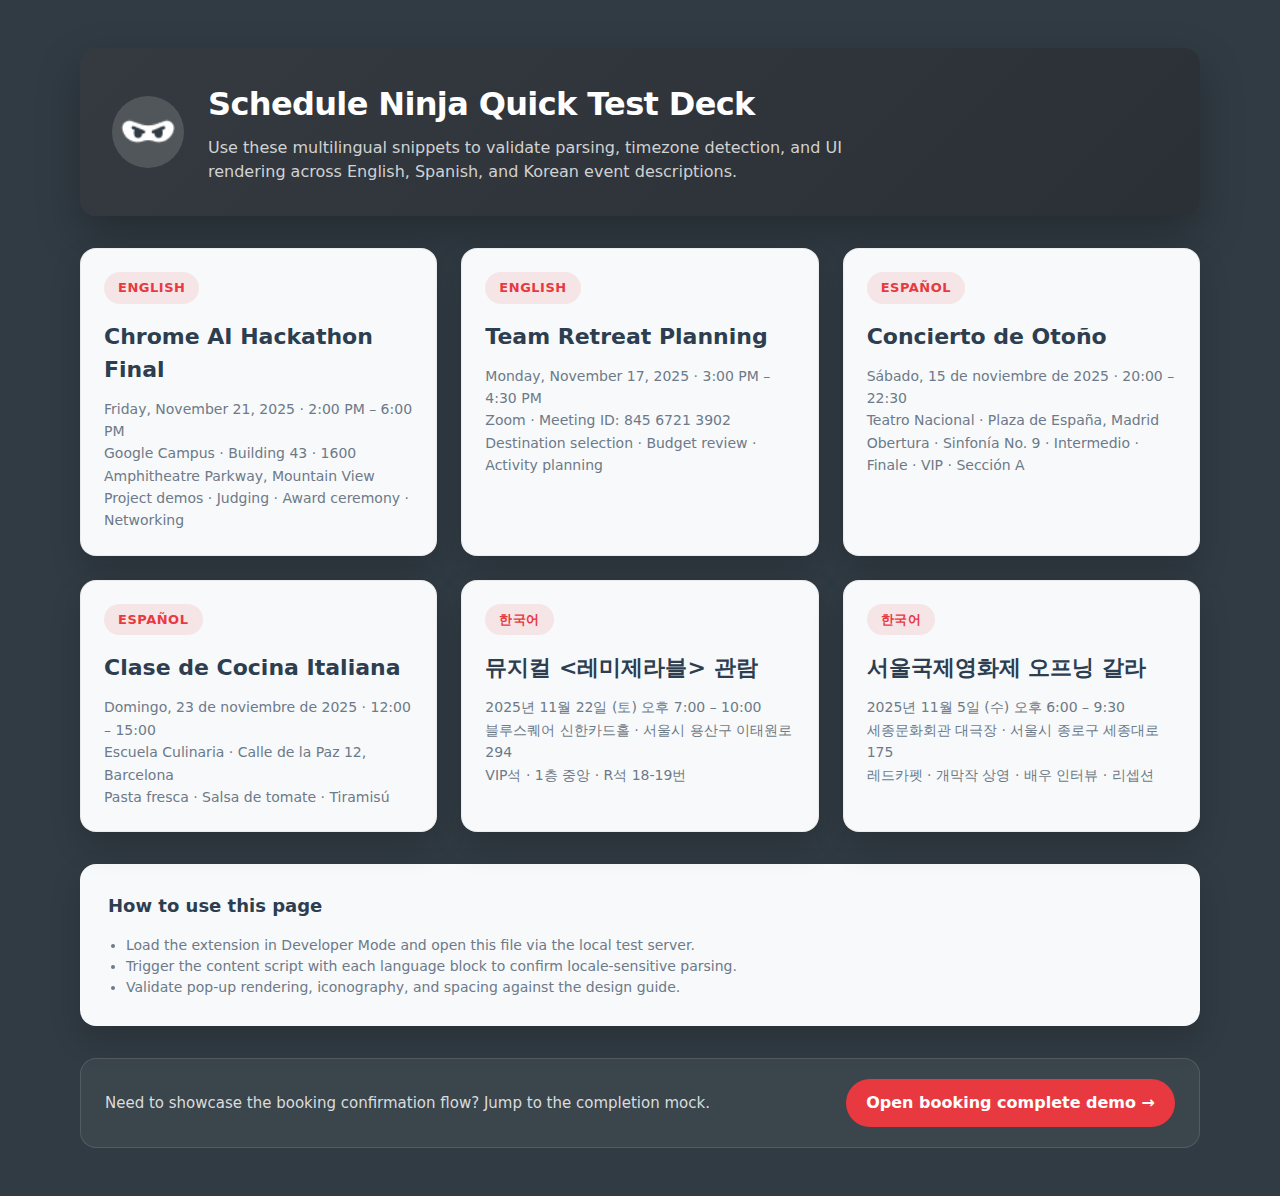
<file: tests/quick-test.html>
<!DOCTYPE html>
<html lang="en">
<head>
  <meta charset="UTF-8">
  <meta name="viewport" content="width=device-width, initial-scale=1.0">
  <title>Schedule Ninja Quick Test</title>
  <style>
    :root {
      --bg: #313B43;
      --header: #343A40;
      --card: #F8F9FA;
      --text: #2C3E50;
      --muted: #6C7A89;
      --accent: #E83941;
      --radius-lg: 16px;
      --radius-sm: 12px;
    }

    * {
      box-sizing: border-box;
    }

    body {
      margin: 0;
      font-family: "Inter", "Segoe UI", system-ui, -apple-system, sans-serif;
      background-color: var(--bg);
      color: var(--text);
      line-height: 1.5;
      display: flex;
      justify-content: center;
      padding: 48px 16px;
    }

    .page {
      width: min(1120px, 100%);
      display: grid;
      gap: 32px;
    }

    .hero {
      display: grid;
      grid-template-columns: auto 1fr;
      align-items: center;
      gap: 24px;
      background: linear-gradient(135deg, var(--header), #2A3035);
      color: white;
      padding: 32px;
      border-radius: var(--radius-lg);
      box-shadow: 0 18px 44px rgba(0, 0, 0, 0.25);
    }

    .hero-icon {
      width: 72px;
      height: 72px;
      border-radius: 50%;
      background: rgba(255, 255, 255, 0.15);
      display: grid;
      place-items: center;
      padding: 8px;
      backdrop-filter: blur(10px);
    }

    .hero h1 {
      margin: 0 0 8px;
      font-size: 32px;
      letter-spacing: -0.02em;
    }

    .hero p {
      margin: 0;
      color: rgba(255, 255, 255, 0.78);
      max-width: 640px;
    }

    .language-grid {
      display: grid;
      gap: 24px;
      grid-template-columns: repeat(auto-fit, minmax(280px, 1fr));
    }

    .lang-card {
      background: var(--card);
      border-radius: var(--radius-lg);
      padding: 24px;
      box-shadow: 0 14px 32px rgba(0, 0, 0, 0.16);
      position: relative;
      overflow: hidden;
    }

    .lang-card::after {
      content: "";
      position: absolute;
      inset: 0;
      pointer-events: none;
      border-radius: inherit;
      border: 1px solid rgba(25, 33, 40, 0.06);
    }

    .lang-label {
      display: inline-flex;
      align-items: center;
      gap: 8px;
      background: rgba(232, 57, 65, 0.1);
      color: var(--accent);
      padding: 6px 14px;
      border-radius: 999px;
      font-size: 13px;
      font-weight: 600;
      text-transform: uppercase;
      letter-spacing: 0.04em;
    }

    .lang-card h2 {
      margin: 16px 0 12px;
      font-size: 22px;
    }

    .lang-card p.description {
      margin: 0;
      color: var(--muted);
      font-size: 14px;
      line-height: 1.6;
    }

    .notes-section {
      background: var(--card);
      border-radius: var(--radius-lg);
      padding: 28px;
      box-shadow: 0 14px 32px rgba(0, 0, 0, 0.16);
      display: grid;
      gap: 16px;
    }

    .notes-section h3 {
      margin: 0;
      font-size: 18px;
    }

    .notes-section ul {
      margin: 0;
      padding-left: 18px;
      color: var(--muted);
      font-size: 14px;
    }

    .cta-row {
      display: flex;
      flex-wrap: wrap;
      gap: 12px;
      align-items: center;
      justify-content: space-between;
      background: rgba(255, 255, 255, 0.05);
      border-radius: var(--radius-lg);
      padding: 20px 24px;
      border: 1px solid rgba(255, 255, 255, 0.12);
    }

    .cta-row p {
      margin: 0;
      color: rgba(255, 255, 255, 0.82);
      font-size: 15px;
    }

    .cta-row a {
      display: inline-flex;
      align-items: center;
      gap: 10px;
      background: var(--accent);
      color: white;
      padding: 12px 20px;
      border-radius: 999px;
      text-decoration: none;
      font-weight: 600;
      transition: transform 0.18s ease, box-shadow 0.18s ease;
    }

    .cta-row a:hover {
      transform: translateY(-2px);
      box-shadow: 0 12px 24px rgba(232, 57, 65, 0.35);
    }

    @media (max-width: 640px) {
      body {
        padding-top: 32px;
      }

      .hero {
        grid-template-columns: 1fr;
        text-align: center;
      }

      .hero-icon {
        margin: 0 auto;
        width: 64px;
        height: 64px;
      }

      .cta-row {
        flex-direction: column;
        align-items: stretch;
      }

      .cta-row a {
        justify-content: center;
      }
    }
  </style>
</head>
<body>
  <main class="page">
    <header class="hero">
      <div class="hero-icon" aria-hidden="true">
        <img src="../assets/ninja_eyes.png" alt="Schedule Ninja" style="width: 100%; height: 100%; object-fit: contain;">
      </div>
      <div>
        <h1>Schedule Ninja Quick Test Deck</h1>
        <p>Use these multilingual snippets to validate parsing, timezone detection, and UI rendering across English, Spanish, and Korean event descriptions.</p>
      </div>
    </header>

    <section class="language-grid" aria-label="Event descriptions in three languages">
      <article class="lang-card" lang="en">
        <span class="lang-label">English</span>
        <h2>Chrome AI Hackathon Final</h2>
        <p class="description">Friday, November 21, 2025 · 2:00 PM – 6:00 PM<br>
        Google Campus · Building 43 · 1600 Amphitheatre Parkway, Mountain View<br>
        Project demos · Judging · Award ceremony · Networking</p>
      </article>

      <article class="lang-card" lang="en">
        <span class="lang-label">English</span>
        <h2>Team Retreat Planning</h2>
        <p class="description">Monday, November 17, 2025 · 3:00 PM – 4:30 PM<br>
        Zoom · Meeting ID: 845 6721 3902<br>
        Destination selection · Budget review · Activity planning</p>
      </article>

      <article class="lang-card" lang="es">
        <span class="lang-label">Español</span>
        <h2>Concierto de Otoño</h2>
        <p class="description">Sábado, 15 de noviembre de 2025 · 20:00 – 22:30<br>
        Teatro Nacional · Plaza de España, Madrid<br>
        Obertura · Sinfonía No. 9 · Intermedio · Finale · VIP · Sección A</p>
      </article>

      <article class="lang-card" lang="es">
        <span class="lang-label">Español</span>
        <h2>Clase de Cocina Italiana</h2>
        <p class="description">Domingo, 23 de noviembre de 2025 · 12:00 – 15:00<br>
        Escuela Culinaria · Calle de la Paz 12, Barcelona<br>
        Pasta fresca · Salsa de tomate · Tiramisú</p>
      </article>

      <article class="lang-card" lang="ko">
        <span class="lang-label">한국어</span>
        <h2>뮤지컬 &lt;레미제라블&gt; 관람</h2>
        <p class="description">2025년 11월 22일 (토) 오후 7:00 – 10:00<br>
        블루스퀘어 신한카드홀 · 서울시 용산구 이태원로 294<br>
        VIP석 · 1층 중앙 · R석 18-19번</p>
      </article>

      <article class="lang-card" lang="ko">
        <span class="lang-label">한국어</span>
        <h2>서울국제영화제 오프닝 갈라</h2>
        <p class="description">2025년 11월 5일 (수) 오후 6:00 – 9:30<br>
        세종문화회관 대극장 · 서울시 종로구 세종대로 175<br>
        레드카펫 · 개막작 상영 · 배우 인터뷰 · 리셉션</p>
      </article>
    </section>

    <section class="notes-section">
      <h3>How to use this page</h3>
      <ul>
        <li>Load the extension in Developer Mode and open this file via the local test server.</li>
        <li>Trigger the content script with each language block to confirm locale-sensitive parsing.</li>
        <li>Validate pop-up rendering, iconography, and spacing against the design guide.</li>
      </ul>
    </section>

    <footer class="cta-row">
      <p>Need to showcase the booking confirmation flow? Jump to the completion mock.</p>
      <a href="booking-complete-demo.html">Open booking complete demo →</a>
    </footer>
  </main>
</body>
</html>
</file>
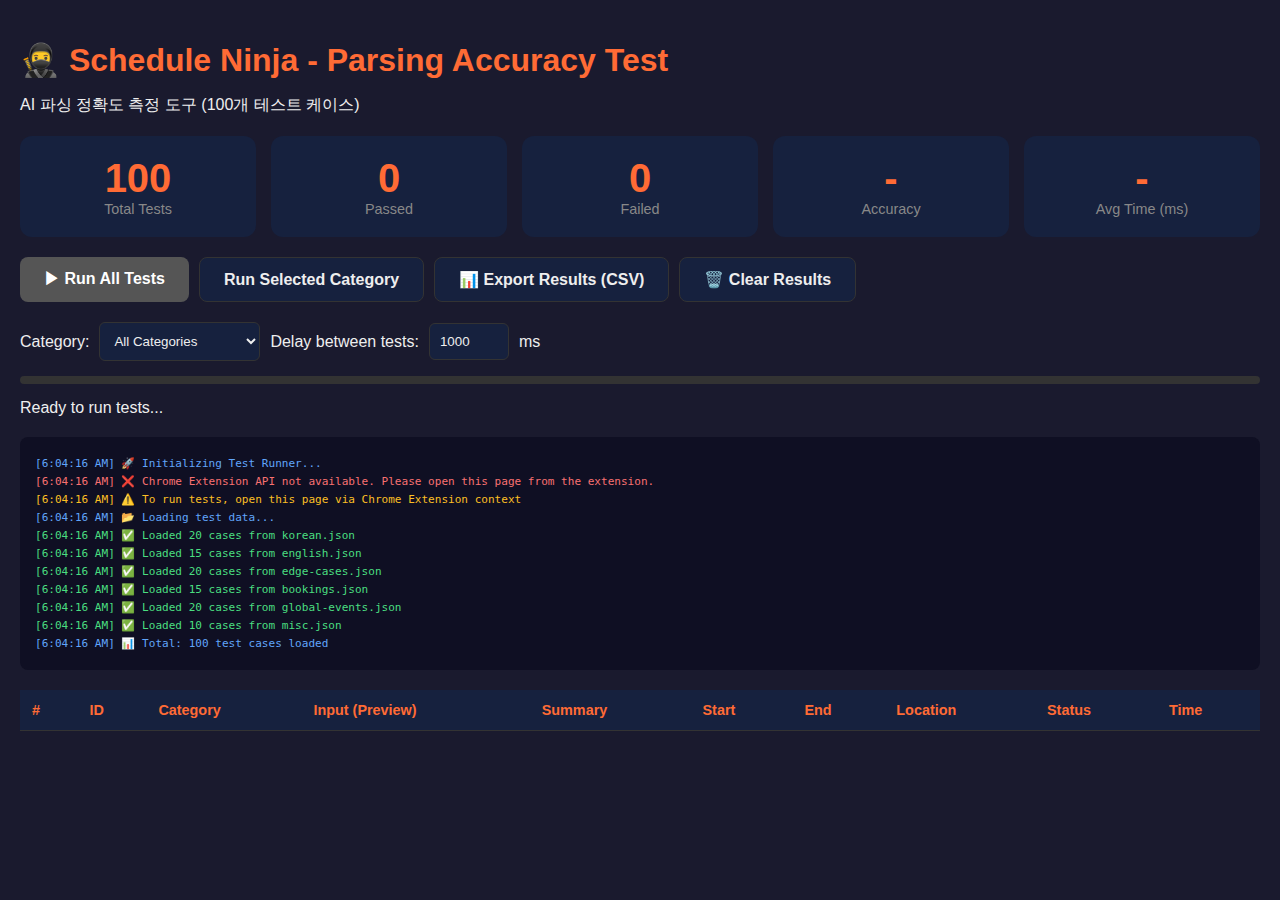
<file: tests/test-runner.html>
<!DOCTYPE html>
<html lang="ko">

<head>
    <meta charset="UTF-8">
    <meta name="viewport" content="width=device-width, initial-scale=1.0">
    <title>Schedule Ninja - Parsing Accuracy Test Runner</title>
    <style>
        * {
            box-sizing: border-box;
        }

        body {
            font-family: -apple-system, BlinkMacSystemFont, 'Segoe UI', Roboto, sans-serif;
            max-width: 1400px;
            margin: 0 auto;
            padding: 20px;
            background: #1a1a2e;
            color: #eee;
        }

        h1 {
            color: #ff6b35;
            margin-bottom: 10px;
        }

        .stats {
            display: grid;
            grid-template-columns: repeat(auto-fit, minmax(150px, 1fr));
            gap: 15px;
            margin: 20px 0;
        }

        .stat-card {
            background: #16213e;
            padding: 20px;
            border-radius: 12px;
            text-align: center;
        }

        .stat-card .value {
            font-size: 2.5em;
            font-weight: bold;
            color: #ff6b35;
        }

        .stat-card .label {
            color: #888;
            font-size: 0.9em;
        }

        .controls {
            display: flex;
            gap: 10px;
            margin: 20px 0;
            flex-wrap: wrap;
        }

        button {
            padding: 12px 24px;
            border: none;
            border-radius: 8px;
            cursor: pointer;
            font-size: 1em;
            font-weight: 600;
            transition: all 0.2s;
        }

        .btn-primary {
            background: #ff6b35;
            color: white;
        }

        .btn-primary:hover {
            background: #e55a2b;
        }

        .btn-primary:disabled {
            background: #555;
            cursor: not-allowed;
        }

        .btn-secondary {
            background: #16213e;
            color: #eee;
            border: 1px solid #333;
        }

        .progress-bar {
            width: 100%;
            height: 8px;
            background: #333;
            border-radius: 4px;
            overflow: hidden;
            margin: 15px 0;
        }

        .progress-bar .fill {
            height: 100%;
            background: linear-gradient(90deg, #ff6b35, #f7c94b);
            transition: width 0.3s;
        }

        .results-table {
            width: 100%;
            border-collapse: collapse;
            margin-top: 20px;
            font-size: 0.9em;
        }

        .results-table th,
        .results-table td {
            padding: 12px;
            text-align: left;
            border-bottom: 1px solid #333;
        }

        .results-table th {
            background: #16213e;
            color: #ff6b35;
            position: sticky;
            top: 0;
        }

        .results-table tr:hover {
            background: rgba(255, 107, 53, 0.1);
        }

        .status-pass {
            color: #4ade80;
        }

        .status-fail {
            color: #f87171;
        }

        .status-partial {
            color: #fbbf24;
        }

        .field-match {
            color: #4ade80;
        }

        .field-mismatch {
            color: #f87171;
        }

        .input-preview {
            max-width: 300px;
            white-space: nowrap;
            overflow: hidden;
            text-overflow: ellipsis;
            font-family: monospace;
            font-size: 0.85em;
        }

        .log-panel {
            background: #0f0f23;
            border-radius: 8px;
            padding: 15px;
            margin-top: 20px;
            max-height: 300px;
            overflow-y: auto;
            font-family: monospace;
            font-size: 0.85em;
        }

        .log-entry {
            margin: 5px 0;
        }

        .log-info {
            color: #60a5fa;
        }

        .log-success {
            color: #4ade80;
        }

        .log-error {
            color: #f87171;
        }

        .log-warn {
            color: #fbbf24;
        }

        select,
        input {
            padding: 10px;
            border-radius: 6px;
            border: 1px solid #333;
            background: #16213e;
            color: #eee;
        }

        .filter-row {
            display: flex;
            gap: 10px;
            align-items: center;
            margin: 15px 0;
        }
    </style>
</head>

<body>
    <h1>🥷 Schedule Ninja - Parsing Accuracy Test</h1>
    <p>AI 파싱 정확도 측정 도구 (100개 테스트 케이스)</p>

    <div class="stats">
        <div class="stat-card">
            <div class="value" id="totalTests">0</div>
            <div class="label">Total Tests</div>
        </div>
        <div class="stat-card">
            <div class="value" id="passedTests">0</div>
            <div class="label">Passed</div>
        </div>
        <div class="stat-card">
            <div class="value" id="failedTests">0</div>
            <div class="label">Failed</div>
        </div>
        <div class="stat-card">
            <div class="value" id="accuracy">-</div>
            <div class="label">Accuracy</div>
        </div>
        <div class="stat-card">
            <div class="value" id="avgTime">-</div>
            <div class="label">Avg Time (ms)</div>
        </div>
    </div>

    <div class="controls">
        <button class="btn-primary" id="runAllBtn">▶ Run All Tests</button>
        <button class="btn-secondary" id="runSelectedBtn">Run Selected Category</button>
        <button class="btn-secondary" id="exportBtn">📊 Export Results (CSV)</button>
        <button class="btn-secondary" id="clearBtn">🗑️ Clear Results</button>
    </div>

    <div class="filter-row">
        <label>Category:</label>
        <select id="categoryFilter">
            <option value="all">All Categories</option>
        </select>
        <label>Delay between tests:</label>
        <input type="number" id="delayMs" value="1000" min="500" max="5000" style="width: 80px;"> ms
    </div>

    <div class="progress-bar">
        <div class="fill" id="progressFill" style="width: 0%;"></div>
    </div>
    <div id="progressText">Ready to run tests...</div>

    <div class="log-panel" id="logPanel"></div>

    <table class="results-table">
        <thead>
            <tr>
                <th>#</th>
                <th>ID</th>
                <th>Category</th>
                <th>Input (Preview)</th>
                <th>Summary</th>
                <th>Start</th>
                <th>End</th>
                <th>Location</th>
                <th>Status</th>
                <th>Time</th>
            </tr>
        </thead>
        <tbody id="resultsBody"></tbody>
    </table>

    <script src="test-runner.js"></script>
</body>

</html>
</file>
